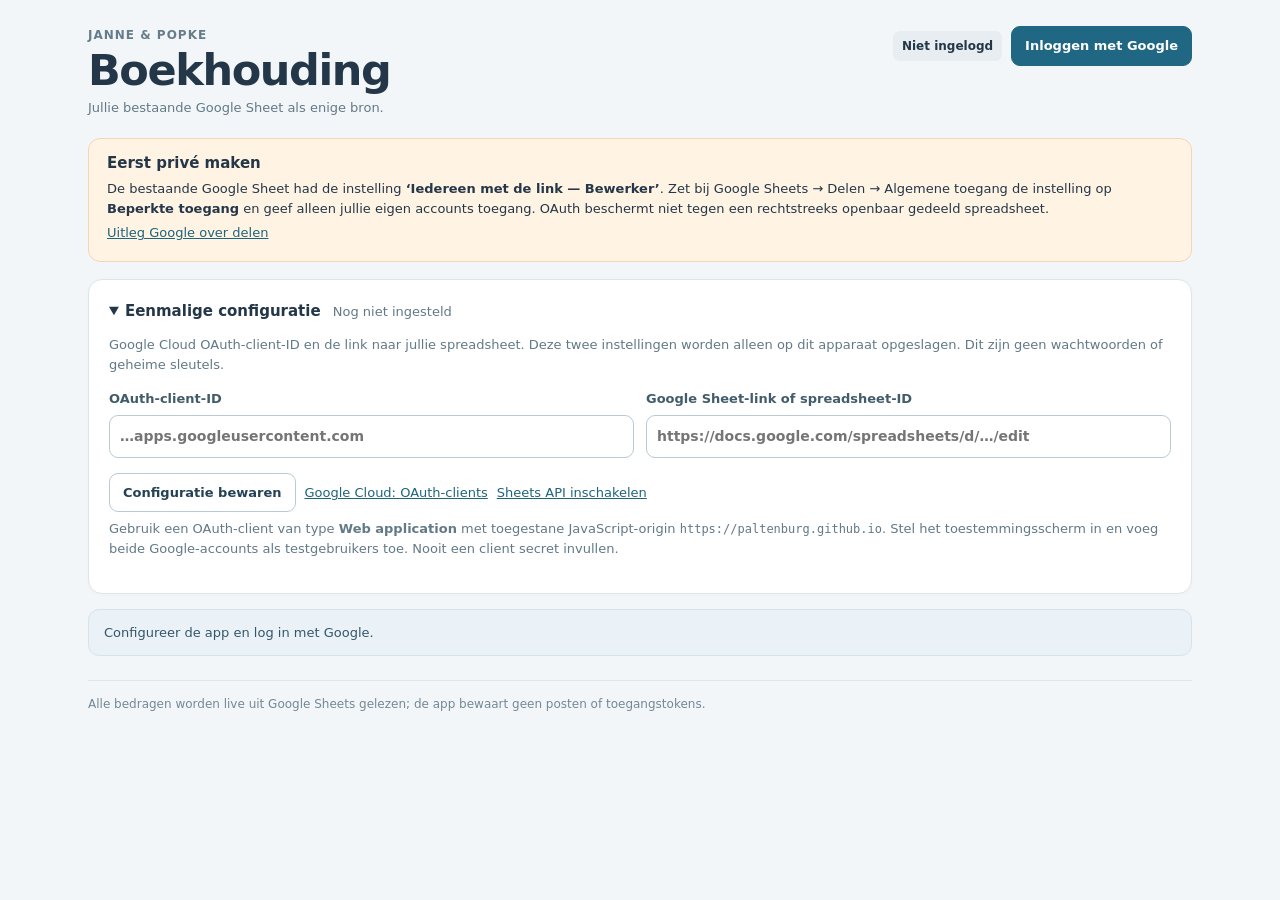
<file: boekhouding/index.html>
<!doctype html>
<html lang="nl">
<head>
  <meta charset="utf-8">
  <meta name="viewport" content="width=device-width, initial-scale=1, viewport-fit=cover">
  <meta name="theme-color" content="#f3f6f8">
  <meta name="referrer" content="strict-origin-when-cross-origin">
  <meta http-equiv="Content-Security-Policy" content="default-src 'none'; script-src 'self' https://accounts.google.com https://www.gstatic.com; style-src 'self' 'unsafe-inline'; connect-src https://sheets.googleapis.com https://accounts.google.com https://oauth2.googleapis.com; frame-src https://accounts.google.com; img-src 'self' data: https://*.googleusercontent.com; base-uri 'none'; form-action 'none'; object-src 'none'">
  <title>Boekhouding — Janne &amp; Popke</title>
  <link rel="stylesheet" href="./style.css">
  <script src="https://accounts.google.com/gsi/client" async defer></script>
  <script src="./app.js" defer></script>
</head>
<body>
<main>
  <header class="top">
    <div><p class="eyebrow">Janne &amp; Popke</p><h1>Boekhouding</h1><p class="sub">Jullie bestaande Google Sheet als enige bron.</p></div>
    <div class="top-actions">
      <span id="authState" class="auth-state">Niet ingelogd</span>
      <button id="connect" class="primary" type="button">Inloggen met Google</button>
      <button id="disconnect" type="button" hidden>Uitloggen</button>
    </div>
  </header>

  <section class="warning" aria-labelledby="privacyHeading">
    <h2 id="privacyHeading">Eerst privé maken</h2>
    <p>De bestaande Google Sheet had de instelling <strong>‘Iedereen met de link — Bewerker’</strong>.
    Zet bij Google Sheets → Delen → Algemene toegang de instelling op <strong>Beperkte toegang</strong> en geef alleen jullie eigen accounts toegang.
    OAuth beschermt niet tegen een rechtstreeks openbaar gedeeld spreadsheet.</p>
    <p><a href="https://support.google.com/drive/answer/2494822" target="_blank" rel="noopener noreferrer">Uitleg Google over delen</a></p>
  </section>

  <details class="panel setup" id="setup" open>
    <summary>Eenmalige configuratie <span id="configState" class="muted">Nog niet ingesteld</span></summary>
    <p class="muted">Google Cloud OAuth-client-ID en de link naar jullie spreadsheet. Deze twee instellingen worden alleen op dit apparaat opgeslagen. Dit zijn geen wachtwoorden of geheime sleutels.</p>
    <div class="setup-grid">
      <label>OAuth-client-ID
        <input id="clientId" type="text" spellcheck="false" autocomplete="off" placeholder="…apps.googleusercontent.com">
      </label>
      <label>Google Sheet-link of spreadsheet-ID
        <input id="sheetUrl" type="text" spellcheck="false" autocomplete="off" placeholder="https://docs.google.com/spreadsheets/d/…/edit">
      </label>
    </div>
    <div class="row">
      <button id="saveConfig" type="button">Configuratie bewaren</button>
      <a href="https://console.cloud.google.com/auth/clients" target="_blank" rel="noopener noreferrer">Google Cloud: OAuth-clients</a>
      <a href="https://console.cloud.google.com/apis/library/sheets.googleapis.com" target="_blank" rel="noopener noreferrer">Sheets API inschakelen</a>
    </div>
    <p class="hint">Gebruik een OAuth-client van type <strong>Web application</strong> met toegestane JavaScript-origin <code>https://paltenburg.github.io</code>. Stel het toestemmingsscherm in en voeg beide Google-accounts als testgebruikers toe. Nooit een client secret invullen.</p>
  </details>

  <div id="message" class="message" role="status" aria-live="polite">Configureer de app en log in met Google.</div>

  <section id="workspace" hidden>
    <div class="stats">
      <div class="panel"><div class="stat-label">Te verrekenen</div><div class="stat-value" id="balance">€ 0,00</div><div class="stat-note" id="balanceDirection">Geen bekende richting</div></div>
      <div class="panel"><div class="stat-label">Totaal bedragen</div><div class="stat-value" id="gross">€ 0,00</div><div class="stat-note">Inclusief posten zonder richting</div></div>
      <div class="panel"><div class="stat-label">Zonder richting</div><div class="stat-value" id="incomplete">0</div><div class="stat-note">Niet meegenomen in verrekening</div></div>
    </div>
    <div class="layout">
      <section class="panel editor">
        <h2 id="editorHeading">Post toevoegen</h2>
        <form id="entryForm">
          <label>Datum <input id="date" type="text" placeholder="2026-11-04 of 2026-11" maxlength="30"></label>
          <label>Omschrijving <input id="description" type="text" required maxlength="240" placeholder="Bijvoorbeeld: Boodschappen"></label>
          <div class="pair">
            <label>Van <select id="from"><option value="">Niet ingevuld</option><option>Janne</option><option>Popke</option></select></label>
            <label>Naar <select id="to"><option value="">Niet ingevuld</option><option>Janne</option><option>Popke</option></select></label>
          </div>
          <label>Bedrag (€) <input id="amount" type="text" required inputmode="decimal" placeholder="25,00"></label>
          <p class="hint">De richting komt overeen met de bestaande kolommen ‘Van’ en ‘Naar’. Onbekende richtingen worden niet geraden.</p>
          <div class="row"><button class="primary" id="saveEntry" type="submit">Toevoegen</button><button id="cancelEdit" type="button" hidden>Annuleren</button></div>
        </form>
      </section>
      <section class="panel list-panel">
        <div class="list-head">
          <div><h2>Posten <span id="count" class="muted"></span></h2><p class="hint">Rechtstreeks uit de Google Sheet · nieuwste rijen bovenaan</p></div>
          <div class="row"><input id="search" type="search" placeholder="Zoeken…" aria-label="Posten zoeken"><button id="reload" type="button">Vernieuwen</button></div>
        </div>
        <div id="entries" class="entries"></div>
      </section>
    </div>
  </section>
  <footer><span>Alle bedragen worden live uit Google Sheets gelezen; de app bewaart geen posten of toegangstokens.</span></footer>
</main>
</body>
</html>
</file>
<file: boekhouding/style.css>
:root{font:15px/1.5 ui-sans-serif,system-ui,-apple-system,BlinkMacSystemFont,"Segoe UI",sans-serif;color:#243748;background:#f3f6f8;color-scheme:light}*{box-sizing:border-box}body{margin:0}button,input,select{font:inherit}button{cursor:pointer}button:disabled{opacity:.55;cursor:wait}a{color:#1f647b}a:hover{color:#124960}main{max-width:1140px;margin:0 auto;padding:26px 18px 60px}.top{display:flex;justify-content:space-between;gap:24px;align-items:flex-start;margin-bottom:20px}.top h1{font-size:clamp(30px,4vw,43px);letter-spacing:-1.4px;margin:3px 0;line-height:1.1}.eyebrow{text-transform:uppercase;font-size:12px;font-weight:780;letter-spacing:1px;color:#657d8b;margin:0}.sub,.muted,.hint{font-size:13px;color:#627987}.sub{margin:4px 0 0}.hint{line-height:1.55;margin:7px 0 13px}.top-actions{display:flex;gap:9px;align-items:center;flex-wrap:wrap}.auth-state{font-size:12px;font-weight:750;background:#e7edf0;border-radius:7px;padding:6px 9px}.panel{background:#fff;border:1px solid #dce5ea;border-radius:14px;padding:20px;box-shadow:0 1px 4px #233f5605}button{background:#fff;color:#244256;border:1px solid #b8cbd5;padding:9px 13px;border-radius:9px;font-weight:700;font-size:13px}button:hover{background:#f0f5f7}.primary{background:#1f6782;color:#fff;border-color:#1f6782}.primary:hover{background:#144d66}.warning{background:#fff3e4;border:1px solid #f0d7b5;border-radius:12px;padding:13px 18px;margin-bottom:17px}.warning h2{font-size:15px;margin:0 0 3px}.warning p{font-size:13px;margin:5px 0;line-height:1.5}.setup{margin-bottom:15px}.setup summary{font-size:15px;font-weight:780;cursor:pointer}.setup summary .muted{font-weight:400;margin-left:7px}.setup-grid{display:grid;grid-template-columns:1fr 1fr;gap:12px;margin:15px 0}.setup label,.editor label{display:grid;gap:6px;color:#425c6b;font-size:13px;font-weight:710}input,select{min-width:0;width:100%;border-radius:9px;border:1px solid #b8cbd5;background:#fff;color:#243748;padding:10px;font-size:14px}button:focus-visible,a:focus-visible,input:focus-visible,select:focus-visible,summary:focus-visible{outline:3px solid #7ab4cf;outline-offset:2px}.row{display:flex;gap:9px;align-items:center;flex-wrap:wrap}.row a{font-size:13px}.message{padding:13px 15px;margin:15px 0;border-radius:11px;background:#eaf2f8;border:1px solid #d5e3ec;color:#35566a;font-size:13px;min-height:46px}.message.error{background:#fff0ec;border-color:#f4c5ba;color:#8b382d}.message.success{background:#eaf7ed;border-color:#d2e9d4;color:#2f683e}.stats{display:grid;grid-template-columns:repeat(3,minmax(0,1fr));gap:12px;margin:17px 0}.stat-label{font-size:13px;font-weight:690;color:#5b7585}.stat-value{font-weight:800;font-size:clamp(24px,3vw,35px);letter-spacing:-1px;font-variant-numeric:tabular-nums;margin:7px 0}.stat-note{color:#698090;font-size:12px}.layout{display:grid;grid-template-columns:350px minmax(0,1fr);gap:16px;align-items:start}.editor h2,.list-head h2{font-size:18px;letter-spacing:-.3px;margin:0 0 13px}.editor form{display:grid;gap:12px}.pair{display:grid;grid-template-columns:1fr 1fr;gap:10px}.list-panel{min-width:0}.list-head{display:flex;align-items:start;justify-content:space-between;flex-wrap:wrap;gap:10px;margin-bottom:13px}.list-head h2{margin-bottom:0}.list-head .hint{margin:0}.list-head .row{flex:1;justify-content:flex-end}.list-head input{max-width:180px}.entries{display:grid;gap:8px}.entry{display:flex;justify-content:space-between;gap:10px;align-items:flex-start;border:1px solid #e2e9ee;border-radius:11px;padding:13px}.entry-title{font-weight:750;overflow-wrap:anywhere}.entry-meta{color:#6b8291;font-size:12px;margin-top:5px;overflow-wrap:anywhere}.entry-amount{font-size:16px;font-weight:760;white-space:nowrap;text-align:right;font-variant-numeric:tabular-nums}.entry-actions{display:flex;justify-content:flex-end;gap:6px;margin-top:7px}.entry-actions button{font-size:12px;padding:4px 8px}.tag{display:inline-block;background:#eaf3f6;border-radius:6px;font-size:11px;padding:2px 6px;font-weight:700;color:#4b7185;margin:0 4px 0 0}.tag.warn{background:#fff0d7;color:#966218}.empty{padding:28px 10px;border:1px dashed #c2d1d8;border-radius:10px;color:#66808f;text-align:center;font-size:13px}footer{border-top:1px solid #dde7eb;margin-top:24px;padding-top:14px;font-size:12px;color:#738896}code{font-size:12px;overflow-wrap:anywhere} [hidden]{display:none!important}@media(max-width:830px){.layout{grid-template-columns:1fr}.stats{grid-template-columns:repeat(2,minmax(0,1fr))}.stats .panel:last-child{grid-column:1/-1}}@media(max-width:560px){main{padding:18px 12px 40px}.top{display:block}.top-actions{margin-top:14px}.setup-grid,.stats{grid-template-columns:1fr}.stats .panel:last-child{grid-column:auto}.panel{padding:15px}.list-head{display:block}.list-head .row{margin-top:12px}.list-head input{flex:1;max-width:none}.entry{padding:11px}.entry-amount{font-size:14px}}
</file>
